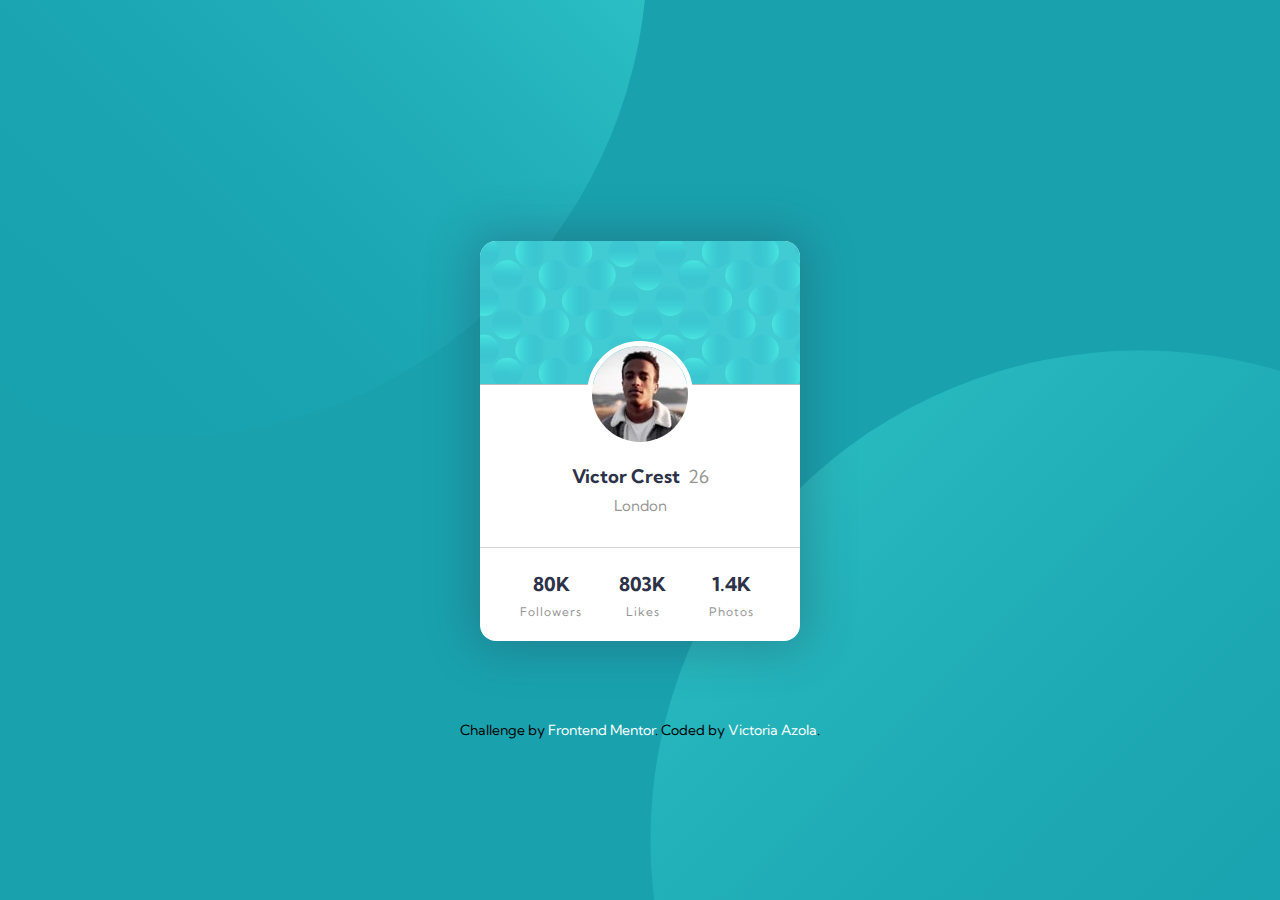
<file: index.html>
<!DOCTYPE html>
<html lang="en">
<head>
  <meta charset="UTF-8">
  <meta name="viewport" content="width=device-width, initial-scale=1.0">
  <link rel="icon" type="image/png" sizes="32x32" href="./images/favicon-32x32.png">
  <title>Frontend Mentor | Profile card component</title>
<!-- Google Fonts -->
  <link rel="preconnect" href="https://fonts.googleapis.com">
  <link rel="preconnect" href="https://fonts.gstatic.com" crossorigin>
  <link href="https://fonts.googleapis.com/css2?family=Kumbh+Sans:wght@400;700&display=swap" rel="stylesheet">
  <!-- CSS -->
  <link rel="stylesheet" href="style.css" />
</head>
<body>

  <main class="card">
    <figure class="top-card">
      <img src="images/image-victor.jpg" alt="Foto de persona">
    </figure>
    <section class="datos">
      <div class="flex-group-datos">
        <h3>Victor Crest</h3>
        <p>26</p>
      </div>
      <p class="london">London</p>
    </section>

    <section class="grid-bottom-card">
      <div class="numbers">
        <span>80K</span>
        <p class="text">Followers</p>
      </div>
      <div class="numbers">
        <span>803K</span>
        <p class="text">Likes</p>
      </div>
      <div class="numbers">
        <span>1.4K</span>
        <p class="text">Photos</p>
      </div>
    </section>
  </main>


  <footer class="attribution">
    Challenge by <a href="https://www.frontendmentor.io?ref=challenge" target="_blank">Frontend Mentor</a>. 
    Coded by <a target="_blank" href="https://github.com/VickyAzola/ProfileCard">Victoria Azola</a>.
  </footer>
</body>
</html>
</file>
<file: style.css>
:root {
    --Darkcyan: hsl(185, 75%, 39%);
    --Verydarkdesaturatedblue: hsl(229, 23%, 23%);
    --Verydarkdesaturatedblue30: hsla(229, 23%, 23%, 30%);
    --Darkgrayishblue: hsl(227, 10%, 46%);
    --Darkgray: hsl(0, 0%, 59%);
}

/* [Kumbh Sans](https://fonts.google.com/specimen/Kumbh+Sans)
- Weights: 400, 700 */

* {
    margin: 0;
    padding: 0;
    box-sizing: border-box;
    font-family: 'Kumbh Sans', sans-serif;
}

body {
    min-height: 100vh;
    display: grid;
    place-content: center;
    place-items: center;
    overflow: hidden;
    background: url(images/bg-pattern-top.svg), url(images/bg-pattern-bottom.svg);
    background-color: var(--Darkcyan);
    background-position: -700px -500px, 250px 250px;
    background-repeat: no-repeat;
    background-attachment: fixed;
}

@media (min-width: 600px) {
    body {
    min-height: 100vh;
    display: grid;
    place-content: center;
    place-items: center;
    overflow: hidden;
    background: url(images/bg-pattern-top.svg), url(images/bg-pattern-bottom.svg);
    background-color: var(--Darkcyan);
    background-position: -330px -540px, 650px 350px;
    background-repeat: no-repeat;
    background-attachment: fixed;
}
}


.card {
    max-width: 20rem;
    max-height: 25rem;
    display: grid;
    grid-template-rows: 1fr 2fr 1fr;
    gap: 1rem;
    margin: 5rem .5rem;
    box-shadow: 0 0 3rem .5rem var(--Verydarkdesaturatedblue30);
    border-radius: 1rem;
    background-color: white;
}

.top-card {
    position: relative;
    height: 9rem;
    width: 20rem;
    border-bottom: 1px solid rgb(187, 187, 187);
    display: flex;
    justify-content: center;
    align-items: last baseline;
    background: url(./images/bg-pattern-card.svg);
    background-size: cover;
    border-radius: 1rem 1rem 0 0;
}

img {
    position: absolute;
    object-fit: cover;
    border-radius: 50%;
    top: 100px;
    border: 5px solid white;
}

.datos {
    margin-top: 4rem;
    text-align: center;
    padding-bottom: 1rem;
}

.flex-group-datos {
    display: flex;
    justify-content: center;
    align-items: center;
    gap: .5rem;
    padding-bottom: .5rem;
}

h3 {
    color: var(--Verydarkdesaturatedblue);
}

p {
    color: var(--Darkgray);
    font-size: 18px;
}

.london {
    font-size: 15px;
}

.grid-bottom-card {
    display: grid;
    grid-template-columns: 1fr 1fr 1fr;
    gap: 0 1rem;
    padding: 1.5rem 2rem;
    border-top: 1px solid lightgrey;
}

.numbers {
    text-align: center;
}

span {
    font-weight: bold;
    font-size: 1.2rem;
    color: var(--Verydarkdesaturatedblue);
}

.text {
    font-size: 12px;
    padding: .5rem;
    letter-spacing: 1px;
}

.attribution { 
    font-size: 14px; 
    text-align: center; 
}
.attribution a { 
    color: hsl(0, 0%, 100%); 
    text-decoration: none;
}
</file>
